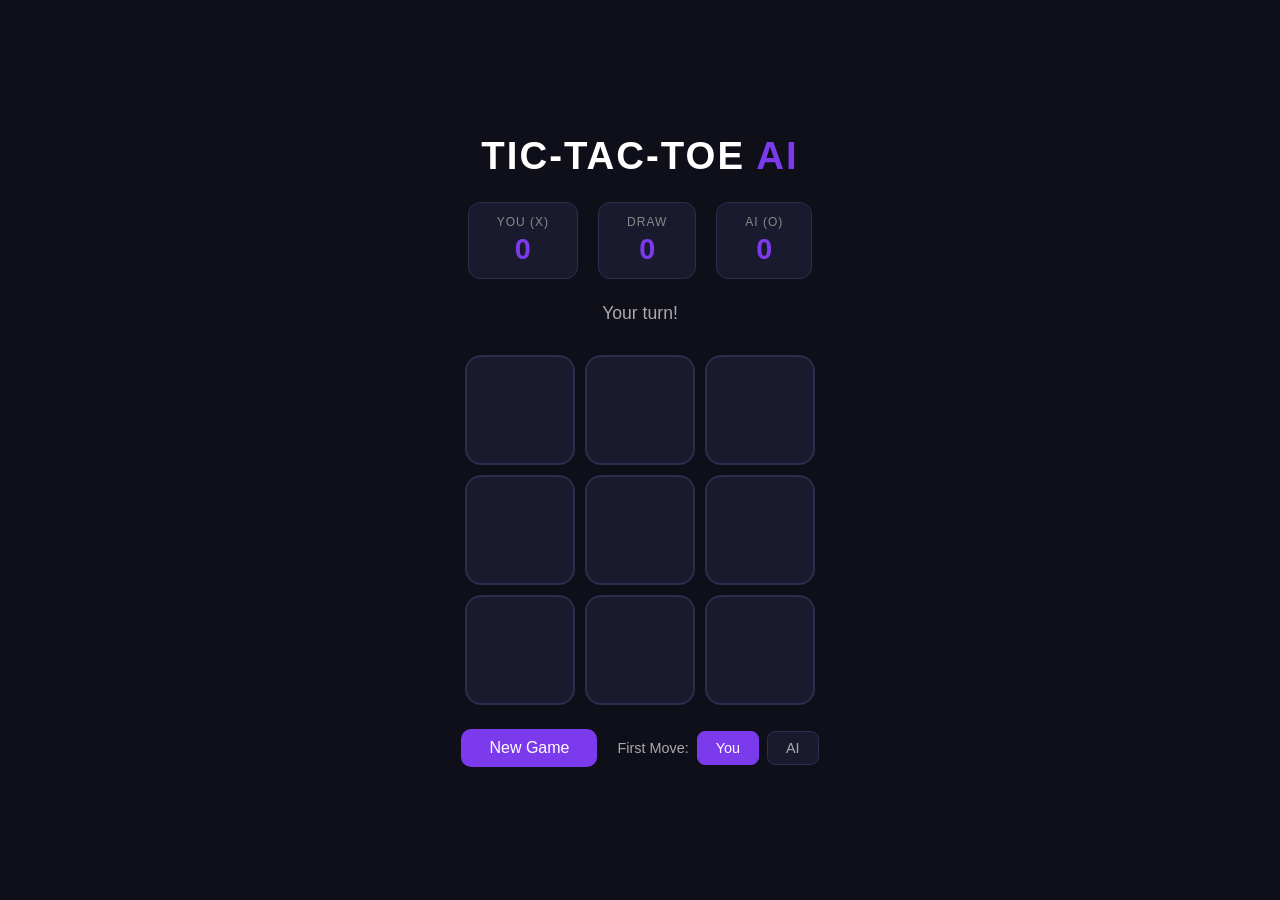
<file: CODSOFT_TASKSNO/TIC-TAC-TOE AI/index.html>
<!DOCTYPE html>
<html lang="en">
<head>
  <meta charset="UTF-8" />
  <meta name="viewport" content="width=device-width, initial-scale=1.0"/>
  <title>Tic-Tac-Toe AI</title>
  <link rel="stylesheet" href="style.css" />
</head>
<body>
  <div class="container">
    <h1>Tic-Tac-Toe <span>AI</span></h1>

    <div class="score-board">
      <div class="score">
        <span class="label">You (X)</span>
        <span class="value" id="score-human">0</span>
      </div>
      <div class="score">
        <span class="label">Draw</span>
        <span class="value" id="score-draw">0</span>
      </div>
      <div class="score">
        <span class="label">AI (O)</span>
        <span class="value" id="score-ai">0</span>
      </div>
    </div>

    <div class="status" id="status">Your turn!</div>

    <div class="board" id="board">
      <div class="cell" data-index="0"></div>
      <div class="cell" data-index="1"></div>
      <div class="cell" data-index="2"></div>
      <div class="cell" data-index="3"></div>
      <div class="cell" data-index="4"></div>
      <div class="cell" data-index="5"></div>
      <div class="cell" data-index="6"></div>
      <div class="cell" data-index="7"></div>
      <div class="cell" data-index="8"></div>
    </div>

    <div class="controls">
      <button id="restart-btn">New Game</button>
      <div class="toggle-group">
        <span>First Move:</span>
        <button class="toggle active" id="btn-human" onclick="setFirst('human')">You</button>
        <button class="toggle" id="btn-ai" onclick="setFirst('ai')">AI</button>
      </div>
    </div>
  </div>

  <div class="overlay hidden" id="overlay">
    <div class="result-card">
      <div class="result-icon" id="result-icon"></div>
      <div class="result-text" id="result-text"></div>
      <button onclick="closeOverlay()">Play Again</button>
    </div>
  </div>

  <script src="script.js"></script>
</body>
</html>
</file>
<file: CODSOFT_TASKSNO/TIC-TAC-TOE AI/style.css>
* {
  margin: 0;
  padding: 0;
  box-sizing: border-box;
}

body {
  min-height: 100vh;
  background: #0f0f1a;
  display: flex;
  align-items: center;
  justify-content: center;
  font-family: 'Segoe UI', sans-serif;
  color: #fff;
}

.container {
  display: flex;
  flex-direction: column;
  align-items: center;
  gap: 24px;
}

h1 {
  font-size: 2.4rem;
  letter-spacing: 2px;
  text-transform: uppercase;
}

h1 span {
  color: #7c3aed;
}

/* Score Board */
.score-board {
  display: flex;
  gap: 20px;
}

.score {
  background: #1a1a2e;
  border: 1px solid #2d2d4e;
  border-radius: 12px;
  padding: 12px 28px;
  text-align: center;
  min-width: 90px;
}

.score .label {
  display: block;
  font-size: 0.75rem;
  color: #888;
  text-transform: uppercase;
  letter-spacing: 1px;
  margin-bottom: 4px;
}

.score .value {
  font-size: 1.8rem;
  font-weight: 700;
  color: #7c3aed;
}

/* Status */
.status {
  font-size: 1.1rem;
  color: #aaa;
  height: 28px;
  transition: all 0.3s;
}

/* Board */
.board {
  display: grid;
  grid-template-columns: repeat(3, 110px);
  grid-template-rows: repeat(3, 110px);
  gap: 10px;
}

.cell {
  background: #1a1a2e;
  border: 2px solid #2d2d4e;
  border-radius: 16px;
  display: flex;
  align-items: center;
  justify-content: center;
  font-size: 2.8rem;
  font-weight: 800;
  cursor: pointer;
  transition: background 0.2s, transform 0.1s, border-color 0.2s;
  user-select: none;
}

.cell:hover:not(.taken) {
  background: #22223b;
  border-color: #7c3aed;
  transform: scale(1.04);
}

.cell.x {
  color: #60a5fa;
}

.cell.o {
  color: #f472b6;
}

.cell.win {
  background: #2d1b69;
  border-color: #7c3aed;
  animation: pulse 0.5s ease;
}

.cell.taken {
  cursor: default;
}

@keyframes pulse {
  0%   { transform: scale(1); }
  50%  { transform: scale(1.1); }
  100% { transform: scale(1); }
}

/* Controls */
.controls {
  display: flex;
  align-items: center;
  gap: 20px;
  flex-wrap: wrap;
  justify-content: center;
}

.controls button#restart-btn {
  background: #7c3aed;
  color: #fff;
  border: none;
  padding: 10px 28px;
  border-radius: 10px;
  font-size: 1rem;
  cursor: pointer;
  transition: background 0.2s;
}

.controls button#restart-btn:hover {
  background: #6d28d9;
}

.toggle-group {
  display: flex;
  align-items: center;
  gap: 8px;
  font-size: 0.9rem;
  color: #aaa;
}

.toggle {
  background: #1a1a2e;
  color: #aaa;
  border: 1px solid #2d2d4e;
  padding: 8px 18px;
  border-radius: 8px;
  cursor: pointer;
  font-size: 0.9rem;
  transition: all 0.2s;
}

.toggle.active {
  background: #7c3aed;
  color: #fff;
  border-color: #7c3aed;
}

/* Overlay */
.overlay {
  position: fixed;
  inset: 0;
  background: rgba(0,0,0,0.7);
  display: flex;
  align-items: center;
  justify-content: center;
  z-index: 10;
  backdrop-filter: blur(4px);
}

.overlay.hidden {
  display: none;
}

.result-card {
  background: #1a1a2e;
  border: 1px solid #2d2d4e;
  border-radius: 20px;
  padding: 48px 56px;
  text-align: center;
  display: flex;
  flex-direction: column;
  align-items: center;
  gap: 16px;
  animation: slideUp 0.3s ease;
}

@keyframes slideUp {
  from { transform: translateY(30px); opacity: 0; }
  to   { transform: translateY(0);    opacity: 1; }
}

.result-icon {
  font-size: 4rem;
}

.result-text {
  font-size: 1.6rem;
  font-weight: 700;
}

.result-card button {
  margin-top: 8px;
  background: #7c3aed;
  color: #fff;
  border: none;
  padding: 12px 36px;
  border-radius: 10px;
  font-size: 1rem;
  cursor: pointer;
  transition: background 0.2s;
}

.result-card button:hover {
  background: #6d28d9;
}

@media (max-width: 420px) {
  .board {
    grid-template-columns: repeat(3, 90px);
    grid-template-rows: repeat(3, 90px);
  }
  .cell { font-size: 2.2rem; }
  h1 { font-size: 1.8rem; }
}
</file>
